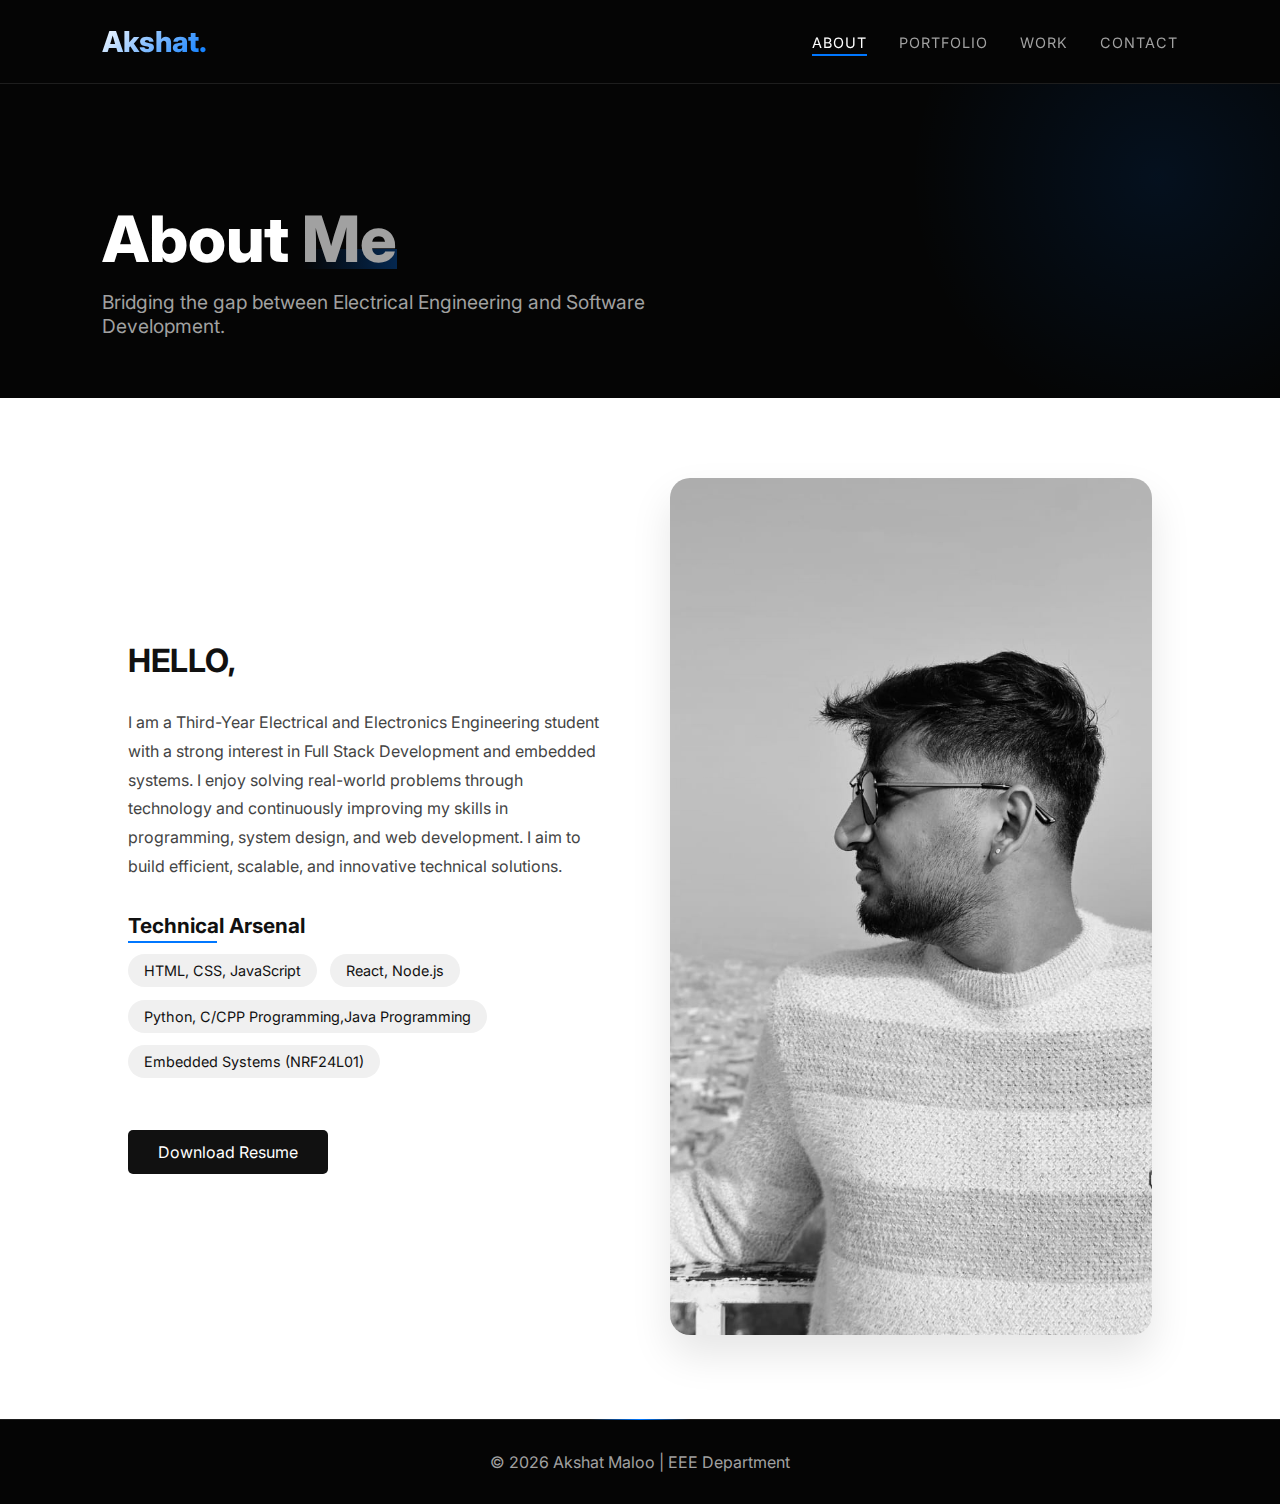
<file: index.html>
<!DOCTYPE html>
<html lang="en">
<head>
    <meta charset="UTF-8">
    <meta name="viewport" content="width=device-width, initial-scale=1.0">
    <title>About | Akshat Maloo</title>
    <link rel="stylesheet" href="style.css">
    <link href="https://fonts.googleapis.com/css2?family=Inter:wght@400;700;800&display=swap" rel="stylesheet">
</head>
<body class="dark-mode">

<header>
    <nav class="navbar">
        <h2 class="logo">Akshat.</h2>
        <ul class="nav-links">
            <li><a href="index.html" class="active">About</a></li>
            <li><a href="projects.html">Portfolio</a></li>
            <li><a href="work.html">Work</a></li>
            <li><a href="contact.html">Contact</a></li>
        </ul>
    </nav>
</header>

<main>
    <section class="page-header">
        <h1>About <span>Me</span></h1>
        <p>Bridging the gap between Electrical Engineering and Software Development.</p>
    </section>

    <section class="about-content-white">
        <div class="about-grid">
            <div class="about-text">
                <h2>HELLO,</h2>
                <p>I am a Third-Year Electrical and Electronics Engineering student with a strong interest in Full Stack Development and embedded systems. I enjoy solving real-world problems through technology and continuously improving my skills in programming, system design, and web development. I aim to build efficient, scalable, and innovative technical solutions.</p>
                
                <div class="skills-container">
                    <h3>Technical Arsenal</h3>
                    <ul class="skills-list">
                        <li>HTML, CSS, JavaScript</li>
                        <li>React, Node.js</li>
                        <li>Python, C/CPP Programming,Java Programming </li>
                        <li>Embedded Systems (NRF24L01)</li>
                    </ul>
                </div>
                <a href="Resume_AkshatMaloo.pdf" download class="btn-dark">Download Resume</a>
            </div>
            <div class="about-image">
                <img src="image.jpeg" alt="Akshat Maloo" class="profile-frame">
            </div>
        </div>
    </section>
</main>

<footer>
    <p>© 2026 Akshat Maloo | EEE Department</p>
</footer>

</body>
</html>
</file>
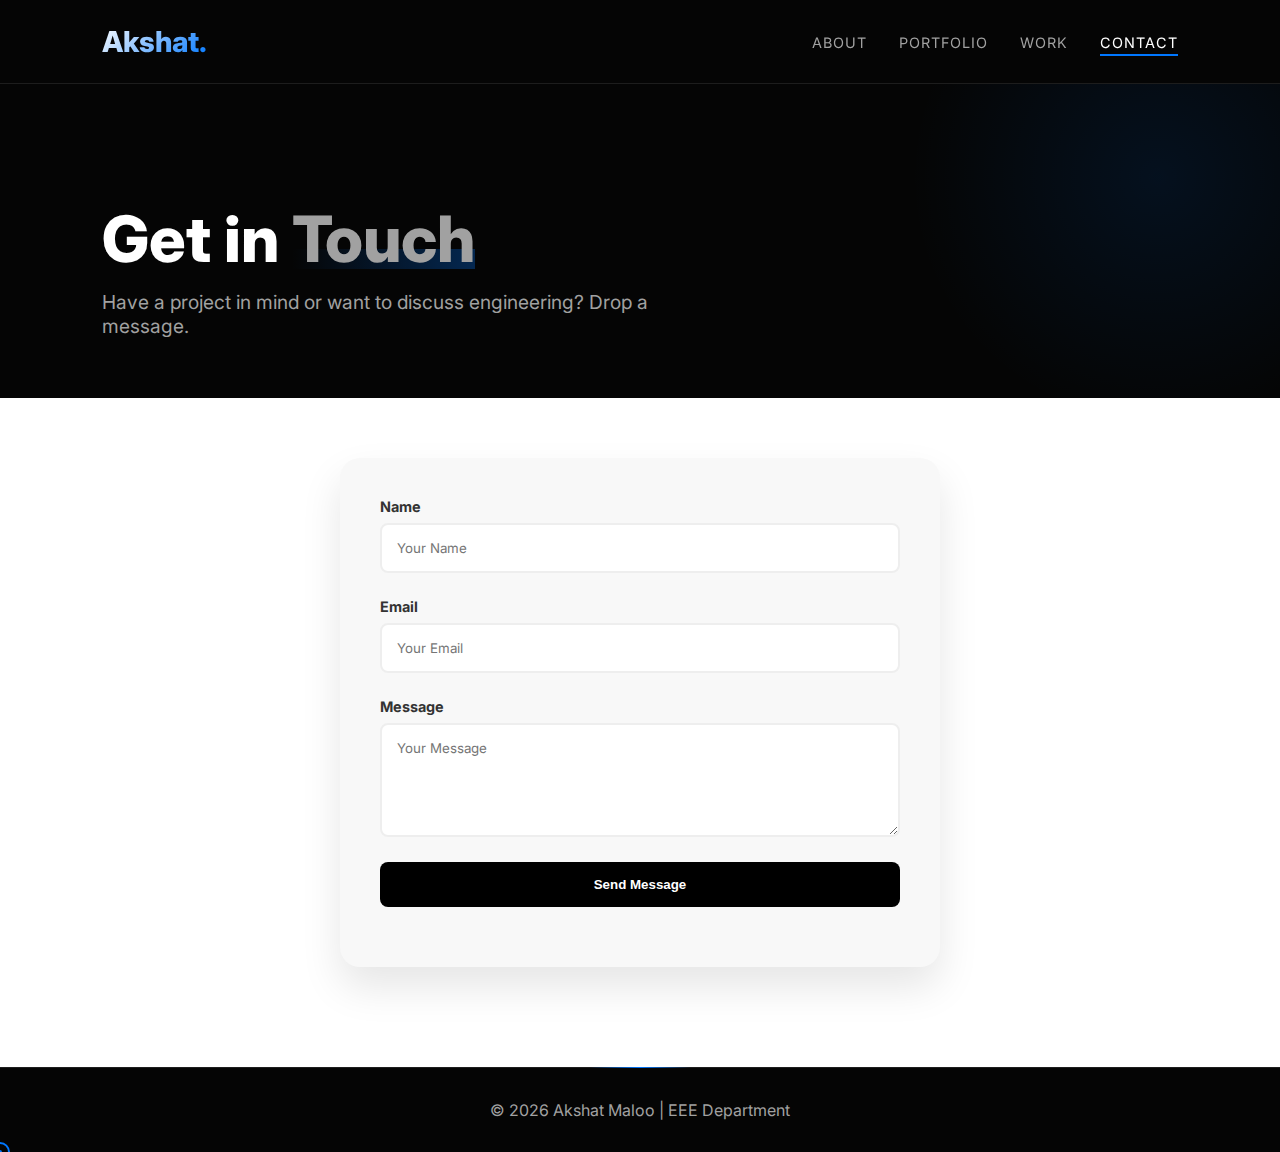
<file: contact.html>
<!DOCTYPE html>
<html lang="en">
<head>
    <meta charset="UTF-8">
    <meta name="viewport" content="width=device-width, initial-scale=1.0">
    <title>Contact | Akshat Malooy</title>
    <link rel="stylesheet" href="style.css">
    <link href="https://fonts.googleapis.com/css2?family=Inter:wght@400;700;800&display=swap" rel="stylesheet">
</head>
<body class="dark-mode">

<header>
    <nav class="navbar">
        <h2 class="logo">Akshat.</h2>
        <ul class="nav-links">
            <li><a href="index.html">About</a></li>
            <li><a href="projects.html">Portfolio</a></li>
            <li><a href="work.html">Work</a></li>
            <li><a href="contact.html" class="active">Contact</a></li>
        </ul>
    </nav>
</header>

<main>
    <section class="page-header">
        <h1>Get in <span>Touch</span></h1>
        <p>Have a project in mind or want to discuss engineering? Drop a message.</p>
    </section>

    <section class="contact-form-section">
        <div class="form-wrapper">
            <form id="contactForm">
                <div class="input-group">
                    <label>Name</label>
                    <input type="text" id="name" placeholder="Your Name" required>
                </div>
                <div class="input-group">
                    <label>Email</label>
                    <input type="email" id="email" placeholder="Your Email" required>
                </div>
                <div class="input-group">
                    <label>Message</label>
                    <textarea id="message" rows="5" placeholder="Your Message" required></textarea>
                </div>
                <button type="submit" class="btn-submit">Send Message</button>
                <p id="formMessage"></p>
            </form>
        </div>
    </section>
</main>

<footer>
    <p>© 2026 Akshat Maloo | EEE Department</p>
</footer>

<script src="script.js"></script>
</body>
</html>
</file>
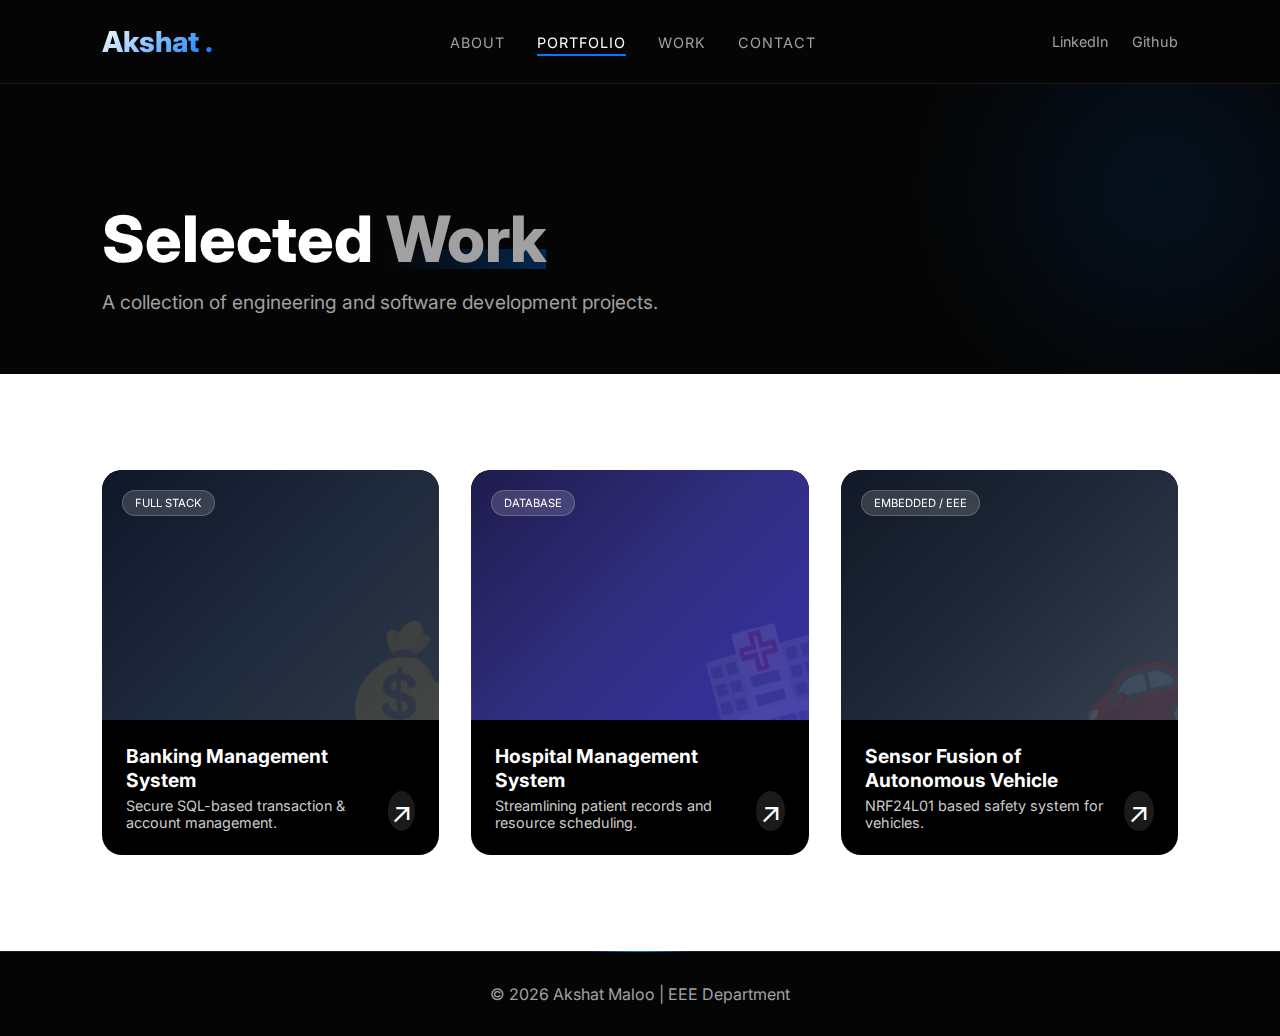
<file: projects.html>
<!DOCTYPE html>
<html lang="en">
<head>
    <meta charset="UTF-8">
    <meta name="viewport" content="width=device-width, initial-scale=1.0">
    <title>Portfolio | Akshat  Maloo</title>
    <link rel="stylesheet" href="style.css">
    <link href="https://fonts.googleapis.com/css2?family=Inter:wght@400;700;800&display=swap" rel="stylesheet">
</head>
<body class="dark-mode">

<header>
    <nav class="navbar">
        <h2 class="logo">Akshat .</h2>
        <ul class="nav-links">
            <li><a href="index.html">About</a></li>
            <li><a href="projects.html" class="active">Portfolio</a></li>
            <li><a href="work.html">Work</a></li>
            <li><a href="contact.html">Contact</a></li>
        </ul>
        <div class="social-icons">
            <a href="https://www.linkedin.com/in/Akshat -dubey-anan8102005/" class="social-link">LinkedIn</a>
            <a href="https://github.com/Akshat kand81005" class="social-link">Github</a>
        </div>
    </nav>
</header>

<main>
    <section class="page-header">
        <h1>Selected <span>Work</span></h1>
        <p>A collection of engineering and software development projects.</p>
    </section>

    <section class="featured-work">
        <div class="project-grid">
            
            <div class="card">
                <div class="card-img-placeholder banking-bg">
                    <span class="project-tag">Full Stack</span>
                </div>
                <div class="card-info">
                    <div>
                        <h3>Banking Management System</h3>
                        <p>Secure SQL-based transaction & account management.</p>
                    </div>
                    <a href="#" class="arrow-link">↗</a>
                </div>
            </div>

            <div class="card">
                <div class="card-img-placeholder hospital-bg">
                    <span class="project-tag">Database</span>
                </div>
                <div class="card-info">
                    <div>
                        <h3>Hospital Management System</h3>
                        <p>Streamlining patient records and resource scheduling.</p>
                    </div>
                    <a href="#" class="arrow-link">↗</a>
                </div>
            </div>

            <div class="card">
                <div class="card-img-placeholder v2v-bg">
                    <span class="project-tag">Embedded / EEE</span>
                </div>
                <div class="card-info">
                    <div>
                        <h3>Sensor Fusion of Autonomous Vehicle</h3>
                        <p>NRF24L01 based safety system for vehicles.</p>
                    </div>
                    <a href="#" class="arrow-link">↗</a>
                </div>
            </div>

        </div>
    </section>
</main>

<footer>
    <p>© 2026 Akshat Maloo | EEE Department</p>
</footer>

</body>
</html>
</file>
<file: style.css>
:root {
    --bg-black: #050505;
    --card-bg: #121212;
    --text-white: #ffffff;
    --text-gray: #a1a1a1;
    --accent-blue: #0077ff;
    --accent-purple: #8a2be2;
    --accent-orange: #ff4400;
    --gradient-1: linear-gradient(135deg, #667eea 0%, #764ba2 100%);
    --gradient-2: linear-gradient(135deg, #f093fb 0%, #f5576c 100%);
}

* {
    margin: 0;
    padding: 0;
    box-sizing: border-box;
}

body {
    background-color: var(--bg-black);
    color: var(--text-white);
    font-family: 'Inter', sans-serif;
    margin: 0;
    overflow-x: hidden;
    cursor: default;
}

/* Custom Cursor */
.custom-cursor {
    width: 20px;
    height: 20px;
    border: 2px solid var(--accent-blue);
    border-radius: 50%;
    position: fixed;
    pointer-events: none;
    z-index: 9999;
    transition: transform 0.2s ease;
    transform: translate(-50%, -50%);
}

.cursor-dot {
    width: 4px;
    height: 4px;
    background: var(--accent-blue);
    border-radius: 50%;
    position: fixed;
    pointer-events: none;
    z-index: 9999;
    transition: transform 0.1s ease;
    transform: translate(-50%, -50%);
}

/* Navbar Style with Glass Effect */
.navbar {
    display: flex;
    justify-content: space-between;
    padding: 1.5rem 8%;
    align-items: center;
    position: sticky;
    top: 0;
    z-index: 100;
    backdrop-filter: blur(10px);
    background: rgba(5, 5, 5, 0.8);
    border-bottom: 1px solid rgba(255, 255, 255, 0.1);
    animation: slideDown 0.5s ease;
}

@keyframes slideDown {
    from {
        transform: translateY(-100%);
        opacity: 0;
    }
    to {
        transform: translateY(0);
        opacity: 1;
    }
}

.logo {
    font-size: 1.8rem;
    font-weight: 800;
    background: linear-gradient(135deg, var(--text-white), var(--accent-blue));
    -webkit-background-clip: text;
    -webkit-text-fill-color: transparent;
    position: relative;
}

.logo::after {
    content: '';
    position: absolute;
    width: 0;
    height: 2px;
    bottom: -5px;
    left: 0;
    background: var(--gradient-1);
    transition: width 0.3s ease;
}

.logo:hover::after {
    width: 100%;
}

.nav-links {
    display: flex;
    list-style: none;
    gap: 2rem;
}

.nav-links a {
    color: var(--text-gray);
    text-decoration: none;
    font-size: 0.9rem;
    text-transform: uppercase;
    letter-spacing: 1px;
    position: relative;
    padding: 5px 0;
    transition: color 0.3s ease;
}

.nav-links a::before {
    content: '';
    position: absolute;
    width: 0;
    height: 2px;
    bottom: 0;
    left: 0;
    background: var(--accent-blue);
    transition: width 0.3s ease;
}

.nav-links a:hover::before,
.nav-links a.active::before {
    width: 100%;
}

.nav-links a.active, .nav-links a:hover {
    color: var(--text-white);
}

.social-icons {
    display: flex;
    gap: 1.5rem;
}

.social-link {
    color: var(--text-gray);
    text-decoration: none;
    font-size: 0.9rem;
    position: relative;
    transition: color 0.3s ease;
}

.social-link::after {
    content: '';
    position: absolute;
    width: 0;
    height: 1px;
    bottom: -2px;
    left: 0;
    background: var(--accent-blue);
    transition: width 0.3s ease;
}

.social-link:hover {
    color: var(--text-white);
}

.social-link:hover::after {
    width: 100%;
}

/* Hero Section with Enhanced Mesh Gradient */
.hero-container {
    display: grid;
    grid-template-columns: 1.2fr 1fr;
    padding: 5% 8%;
    min-height: 80vh;
    align-items: center;
    position: relative;
    overflow: hidden;
}

.hero-container::before {
    content: '';
    position: absolute;
    width: 100%;
    height: 100%;
    background: radial-gradient(circle at 20% 50%, rgba(0, 119, 255, 0.1) 0%, transparent 50%);
    pointer-events: none;
}

.hero-content h1 {
    font-size: 4rem;
    font-weight: 800;
    line-height: 1.1;
    margin-bottom: 1.5rem;
    animation: fadeInUp 1s ease;
}

.hero-content span {
    color: var(--text-gray);
    position: relative;
    display: inline-block;
}

.hero-content span::after {
    content: '';
    position: absolute;
    width: 100%;
    height: 30%;
    bottom: 5px;
    left: 0;
    background: rgba(0, 119, 255, 0.2);
    z-index: -1;
    transform: skewX(-15deg);
}

.hero-content p {
    color: var(--text-gray);
    font-size: 1.1rem;
    margin-bottom: 2rem;
    max-width: 500px;
    animation: fadeInUp 1s ease 0.2s both;
}

.hero-btns {
    display: flex;
    gap: 1rem;
    animation: fadeInUp 1s ease 0.4s both;
}

.btn-primary, .btn-outline {
    padding: 12px 30px;
    text-decoration: none;
    border-radius: 5px;
    font-weight: 600;
    transition: all 0.3s ease;
    position: relative;
    overflow: hidden;
}

.btn-primary {
    background: var(--accent-blue);
    color: var(--text-white);
}

.btn-primary::before {
    content: '';
    position: absolute;
    top: 50%;
    left: 50%;
    width: 0;
    height: 0;
    border-radius: 50%;
    background: rgba(255, 255, 255, 0.3);
    transform: translate(-50%, -50%);
    transition: width 0.6s, height 0.6s;
}

.btn-primary:hover::before {
    width: 300px;
    height: 300px;
}

.btn-outline {
    border: 1px solid var(--text-gray);
    color: var(--text-white);
}

.btn-outline:hover {
    border-color: var(--accent-blue);
    background: rgba(0, 119, 255, 0.1);
    transform: translateY(-2px);
}

.hero-visual {
    position: relative;
    animation: float 6s ease-in-out infinite;
}

@keyframes float {
    0%, 100% { transform: translateY(0); }
    50% { transform: translateY(-20px); }
}

/* Enhanced glow effect */
.glow-effect {
    position: absolute;
    width: 400px;
    height: 400px;
    background: radial-gradient(circle, rgba(255, 68, 0, 0.3) 0%, rgba(138, 43, 226, 0.3) 30%, rgba(0, 119, 255, 0.3) 60%, transparent 80%);
    top: 50%;
    left: 50%;
    transform: translate(-50%, -50%);
    filter: blur(50px);
    z-index: -1;
    animation: pulse 4s ease-in-out infinite;
}

@keyframes pulse {
    0%, 100% { opacity: 0.5; transform: translate(-50%, -50%) scale(1); }
    50% { opacity: 0.8; transform: translate(-50%, -50%) scale(1.1); }
}

.profile-img {
    width: 100%;
    max-width: 400px;
    border-radius: 20px;
    filter: grayscale(20%);
    transition: all 0.5s ease;
    box-shadow: 0 20px 40px rgba(0, 0, 0, 0.4);
}

.profile-img:hover {
    filter: grayscale(0%);
    transform: scale(1.02) rotate(1deg);
    box-shadow: 0 30px 60px rgba(0, 119, 255, 0.3);
}

/* Featured Work Section */
.featured-work {
    background: white;
    color: black;
    padding: 6rem 8%;
    position: relative;
}

.section-label {
    text-align: center;
    font-weight: bold;
    font-size: 0.8rem;
    margin-bottom: 3rem;
    letter-spacing: 2px;
    color: var(--text-gray);
    position: relative;
    display: inline-block;
    left: 50%;
    transform: translateX(-50%);
}

.section-label::before,
.section-label::after {
    content: '';
    position: absolute;
    width: 30px;
    height: 1px;
    background: var(--accent-blue);
    top: 50%;
}

.section-label::before {
    left: -40px;
}

.section-label::after {
    right: -40px;
}

.project-grid {
    display: grid;
    grid-template-columns: repeat(auto-fit, minmax(300px, 1fr));
    gap: 2rem;
    max-width: 1200px;
    margin: 0 auto;
}

/* Enhanced Card Design */
.card {
    background: #000;
    border-radius: 20px;
    overflow: hidden;
    color: white;
    transition: all 0.4s cubic-bezier(0.175, 0.885, 0.32, 1.275);
    position: relative;
    cursor: pointer;
}

.card::before {
    content: '';
    position: absolute;
    top: 0;
    left: 0;
    right: 0;
    bottom: 0;
    border-radius: 20px;
    padding: 2px;
    background: linear-gradient(135deg, var(--accent-blue), var(--accent-purple));
    -webkit-mask: linear-gradient(#fff 0 0) content-box, linear-gradient(#fff 0 0);
    mask: linear-gradient(#fff 0 0) content-box, linear-gradient(#fff 0 0);
    -webkit-mask-composite: xor;
    mask-composite: exclude;
    opacity: 0;
    transition: opacity 0.3s ease;
}

.card:hover::before {
    opacity: 1;
}

.card:hover {
    transform: translateY(-10px) scale(1.02);
    box-shadow: 0 30px 60px rgba(0, 119, 255, 0.3);
}

.card-img-placeholder {
    height: 250px;
    background: #1a1a1a;
    position: relative;
    overflow: hidden;
    display: flex;
    align-items: flex-start;
    padding: 20px;
}

.card-img-placeholder::after {
    content: '';
    position: absolute;
    top: 0;
    left: 0;
    right: 0;
    bottom: 0;
    background: linear-gradient(45deg, transparent 30%, rgba(255, 255, 255, 0.1) 50%, transparent 70%);
    transform: translateX(-100%);
    transition: transform 0.6s ease;
}

.card:hover .card-img-placeholder::after {
    transform: translateX(100%);
}

.project-tag {
    background: rgba(255, 255, 255, 0.15);
    padding: 5px 12px;
    border-radius: 20px;
    font-size: 0.7rem;
    text-transform: uppercase;
    backdrop-filter: blur(5px);
    border: 1px solid rgba(255, 255, 255, 0.2);
    z-index: 1;
}

.card-info {
    padding: 1.5rem;
    display: flex;
    justify-content: space-between;
    align-items: flex-end;
    position: relative;
}

.card-info h3 {
    font-size: 1.2rem;
    margin-bottom: 5px;
    transition: color 0.3s ease;
}

.card:hover .card-info h3 {
    color: var(--accent-blue);
}

.card-info p {
    font-size: 0.9rem;
    color: #ccc;
}

.arrow-link {
    text-decoration: none;
    color: white;
    font-size: 1.8rem;
    transition: all 0.3s cubic-bezier(0.175, 0.885, 0.32, 1.275);
    width: 40px;
    height: 40px;
    display: flex;
    align-items: center;
    justify-content: center;
    border-radius: 50%;
    background: rgba(255, 255, 255, 0.1);
}

.card:hover .arrow-link {
    transform: translate(5px, -5px) rotate(45deg);
    background: var(--accent-blue);
}

/* Page Header */
.page-header {
    padding: 120px 8% 60px;
    text-align: left;
    position: relative;
    overflow: hidden;
}

.page-header::before {
    content: '';
    position: absolute;
    top: -50%;
    right: -10%;
    width: 500px;
    height: 500px;
    background: radial-gradient(circle, rgba(0, 119, 255, 0.1) 0%, transparent 70%);
    border-radius: 50%;
    pointer-events: none;
}

.page-header h1 {
    font-size: 4rem;
    font-weight: 800;
    line-height: 1.1;
    animation: slideInLeft 1s ease;
}

@keyframes slideInLeft {
    from {
        transform: translateX(-50px);
        opacity: 0;
    }
    to {
        transform: translateX(0);
        opacity: 1;
    }
}

.page-header h1 span {
    color: var(--text-gray);
    position: relative;
    display: inline-block;
}

.page-header h1 span::after {
    content: '';
    position: absolute;
    width: 100%;
    height: 20px;
    bottom: 5px;
    left: 0;
    background: linear-gradient(90deg, transparent, var(--accent-blue));
    opacity: 0.3;
    z-index: -1;
}

.page-header p {
    color: var(--text-gray);
    font-size: 1.2rem;
    max-width: 600px;
    margin-top: 1rem;
    animation: slideInLeft 1s ease 0.2s both;
}

/* About Page Styles */
.about-content-white {
    background: white;
    color: #111;
    padding: 80px 10%;
    position: relative;
    overflow: hidden;
}

.about-content-white::before {
    content: '';
    position: absolute;
    top: -50%;
    left: -10%;
    width: 400px;
    height: 400px;
    background: radial-gradient(circle, rgba(0, 119, 255, 0.05) 0%, transparent 70%);
    border-radius: 50%;
}

.about-grid {
    display: grid;
    grid-template-columns: 1fr 1fr;
    gap: 60px;
    align-items: center;
    position: relative;
    z-index: 1;
}

.about-text h2 {
    font-size: 2rem;
    margin-bottom: 1.5rem;
    line-height: 1.4;
}

.about-text p {
    color: #444;
    margin-bottom: 2rem;
    line-height: 1.8;
}

.skills-container {
    margin: 2rem 0;
}

.skills-container h3 {
    font-size: 1.3rem;
    margin-bottom: 1rem;
    position: relative;
    display: inline-block;
}

.skills-container h3::after {
    content: '';
    position: absolute;
    width: 50%;
    height: 2px;
    bottom: -5px;
    left: 0;
    background: var(--accent-blue);
}

.skills-list {
    list-style: none;
    display: flex;
    flex-wrap: wrap;
    gap: 0.8rem;
}

.skills-list li {
    background: #f0f0f0;
    padding: 8px 16px;
    border-radius: 25px;
    font-size: 0.9rem;
    transition: all 0.3s ease;
}

.skills-list li:hover {
    background: var(--accent-blue);
    color: white;
    transform: translateY(-2px);
}

.profile-frame {
    width: 100%;
    border-radius: 20px;
    filter: grayscale(100%);
    transition: all 0.5s cubic-bezier(0.175, 0.885, 0.32, 1.275);
    box-shadow: 0 20px 40px rgba(0, 0, 0, 0.1);
}

.profile-frame:hover {
    filter: grayscale(0%);
    transform: scale(1.02) rotate(1deg);
    box-shadow: 0 30px 60px rgba(0, 119, 255, 0.2);
}

.btn-dark {
    display: inline-block;
    background: #111;
    color: white;
    padding: 12px 30px;
    text-decoration: none;
    border-radius: 5px;
    margin-top: 20px;
    transition: all 0.3s ease;
    position: relative;
    overflow: hidden;
}

.btn-dark::before {
    content: '';
    position: absolute;
    top: 50%;
    left: 50%;
    width: 0;
    height: 0;
    border-radius: 50%;
    background: rgba(255, 255, 255, 0.2);
    transform: translate(-50%, -50%);
    transition: width 0.6s, height 0.6s;
}

.btn-dark:hover::before {
    width: 300px;
    height: 300px;
}

.btn-dark:hover {
    background: var(--accent-blue);
    transform: translateY(-2px);
    box-shadow: 0 10px 20px rgba(0, 119, 255, 0.3);
}

/* Contact Form Styles */
.contact-form-section {
    background: white;
    color: #111;
    padding: 60px 10% 100px;
    position: relative;
}

.form-wrapper {
    max-width: 600px;
    margin: 0 auto;
    background: #f8f8f8;
    padding: 40px;
    border-radius: 20px;
    box-shadow: 0 20px 40px rgba(0, 0, 0, 0.1);
    position: relative;
    overflow: hidden;
}

.form-wrapper::before {
    content: '';
    position: absolute;
    top: -50%;
    right: -50%;
    width: 300px;
    height: 300px;
    background: radial-gradient(circle, rgba(0, 119, 255, 0.1) 0%, transparent 70%);
    border-radius: 50%;
}

.input-group {
    margin-bottom: 25px;
    display: flex;
    flex-direction: column;
    position: relative;
    z-index: 1;
}

.input-group label {
    font-weight: 700;
    margin-bottom: 8px;
    font-size: 0.9rem;
    color: #333;
}

.input-group input, .input-group textarea {
    padding: 15px;
    border: 2px solid #eee;
    border-radius: 8px;
    font-family: inherit;
    transition: all 0.3s ease;
    background: white;
}

.input-group input:focus, .input-group textarea:focus {
    outline: none;
    border-color: var(--accent-blue);
    box-shadow: 0 5px 15px rgba(0, 119, 255, 0.1);
    transform: translateY(-2px);
}

.btn-submit {
    background: #000;
    color: white;
    padding: 15px 30px;
    border: none;
    border-radius: 8px;
    font-weight: 700;
    cursor: pointer;
    width: 100%;
    position: relative;
    overflow: hidden;
    transition: all 0.3s ease;
    z-index: 1;
}

.btn-submit::before {
    content: '';
    position: absolute;
    top: 50%;
    left: 50%;
    width: 0;
    height: 0;
    border-radius: 50%;
    background: var(--accent-blue);
    transform: translate(-50%, -50%);
    transition: width 0.6s, height 0.6s;
    z-index: -1;
}

.btn-submit:hover::before {
    width: 300px;
    height: 300px;
}

.btn-submit:hover {
    transform: translateY(-2px);
    box-shadow: 0 10px 20px rgba(0, 119, 255, 0.3);
}

#formMessage {
    margin-top: 20px;
    text-align: center;
    font-weight: 600;
    transition: all 0.3s ease;
}

/* Footer */
footer {
    text-align: center;
    padding: 2rem;
    color: var(--text-gray);
    border-top: 1px solid rgba(255, 255, 255, 0.1);
    position: relative;
}

footer::before {
    content: '';
    position: absolute;
    top: -1px;
    left: 50%;
    transform: translateX(-50%);
    width: 100px;
    height: 1px;
    background: linear-gradient(90deg, transparent, var(--accent-blue), transparent);
}

/* Background gradients for cards */
.banking-bg { 
    background: linear-gradient(135deg, #0f172a, #1e293b, #2d3748);
    position: relative;
    overflow: hidden;
}

.banking-bg::before {
    content: '💰';
    position: absolute;
    bottom: -20px;
    right: -20px;
    font-size: 100px;
    opacity: 0.1;
    transform: rotate(-15deg);
}

.hospital-bg { 
    background: linear-gradient(135deg, #1e1b4b, #312e81, #3730a3);
    position: relative;
    overflow: hidden;
}

.hospital-bg::before {
    content: '🏥';
    position: absolute;
    bottom: -20px;
    right: -20px;
    font-size: 100px;
    opacity: 0.1;
    transform: rotate(-15deg);
}

.v2v-bg { 
    background: linear-gradient(135deg, #111827, #1f2937, #374151);
    position: relative;
    overflow: hidden;
}

.v2v-bg::before {
    content: '🚗';
    position: absolute;
    bottom: -20px;
    right: -20px;
    font-size: 100px;
    opacity: 0.1;
    transform: rotate(-15deg);
}

/* Scroll Reveal Animation */
.reveal-init {
    opacity: 0;
    transform: translateY(40px);
    transition: all 0.8s cubic-bezier(0.2, 0.9, 0.3, 1.1);
}

.reveal-init.active {
    opacity: 1;
    transform: translateY(0);
}

/* Staggered delays */
.card:nth-child(2) { transition-delay: 0.2s; }
.card:nth-child(3) { transition-delay: 0.4s; }

/* Loading Animation */
.loader {
    position: fixed;
    top: 0;
    left: 0;
    width: 100%;
    height: 100%;
    background: var(--bg-black);
    display: flex;
    justify-content: center;
    align-items: center;
    z-index: 9999;
    transition: opacity 0.5s ease, visibility 0.5s ease;
}

.loader.hidden {
    opacity: 0;
    visibility: hidden;
}

.loader-text {
    font-size: 2rem;
    font-weight: 800;
    background: linear-gradient(135deg, var(--accent-blue), var(--accent-purple));
    -webkit-background-clip: text;
    -webkit-text-fill-color: transparent;
    animation: pulse 1.5s ease-in-out infinite;
}

/* Responsive Design */
@media (max-width: 768px) {
    .navbar {
        flex-direction: column;
        gap: 1rem;
        padding: 1rem;
    }

    .nav-links {
        flex-wrap: wrap;
        justify-content: center;
    }

    .hero-container {
        grid-template-columns: 1fr;
        text-align: center;
        gap: 3rem;
    }

    .hero-content h1 {
        font-size: 2.5rem;
    }

    .hero-btns {
        justify-content: center;
    }

    .page-header h1 {
        font-size: 2.5rem;
    }

    .about-grid {
        grid-template-columns: 1fr;
    }

    .social-icons {
        justify-content: center;
    }

    .custom-cursor, .cursor-dot {
        display: none;
    }
}
</file>
